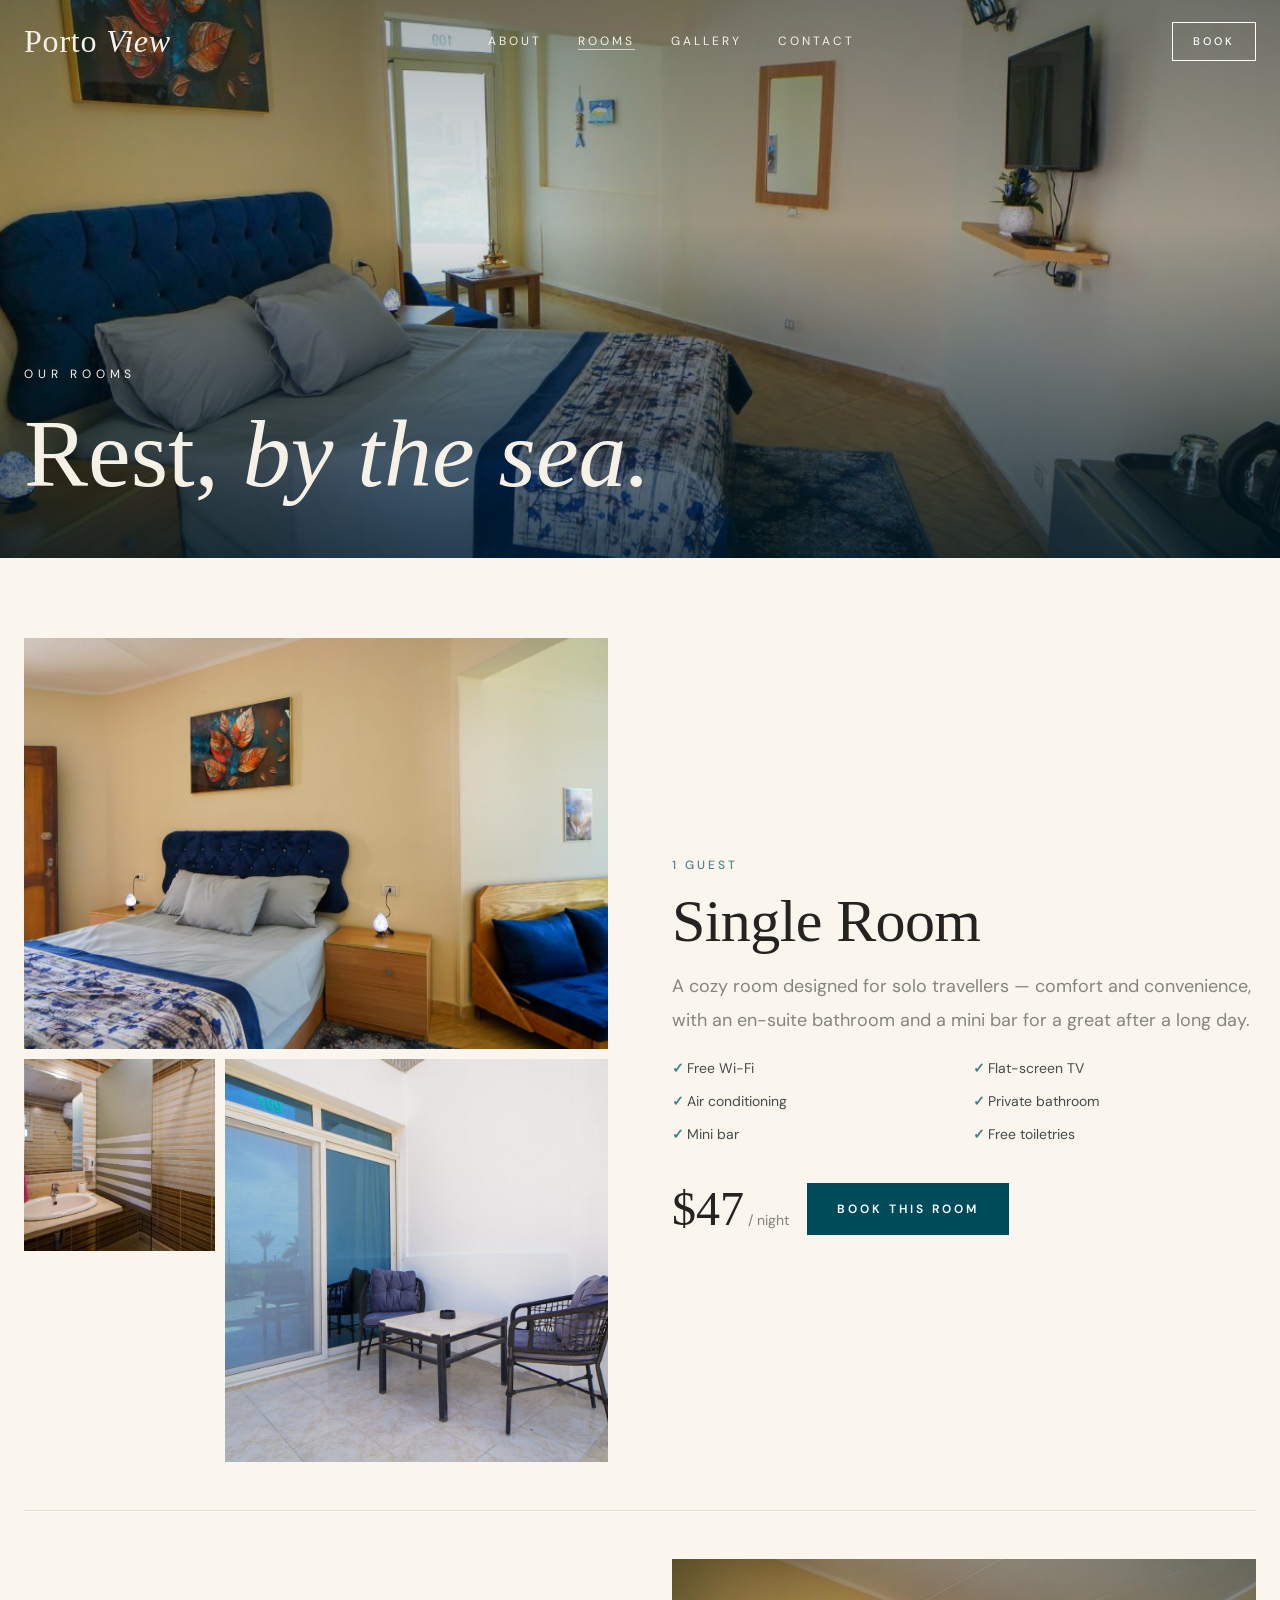
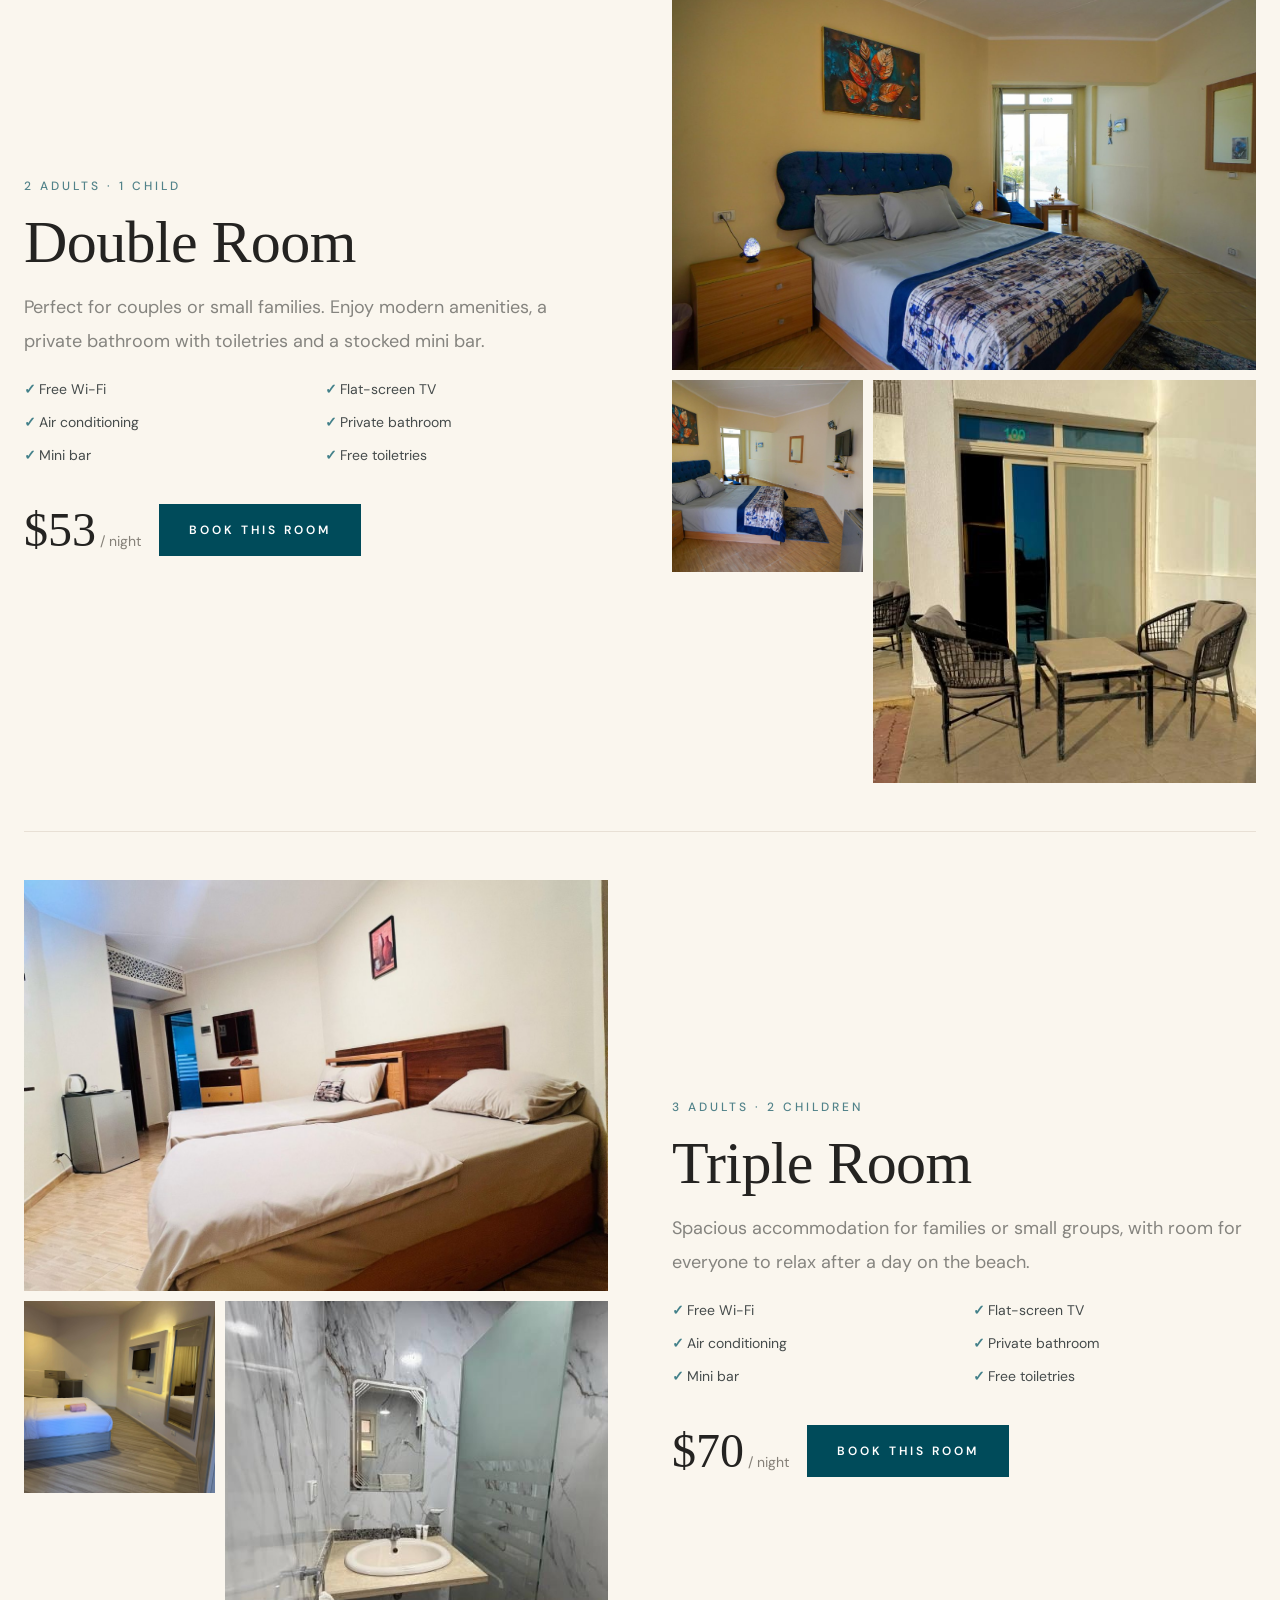
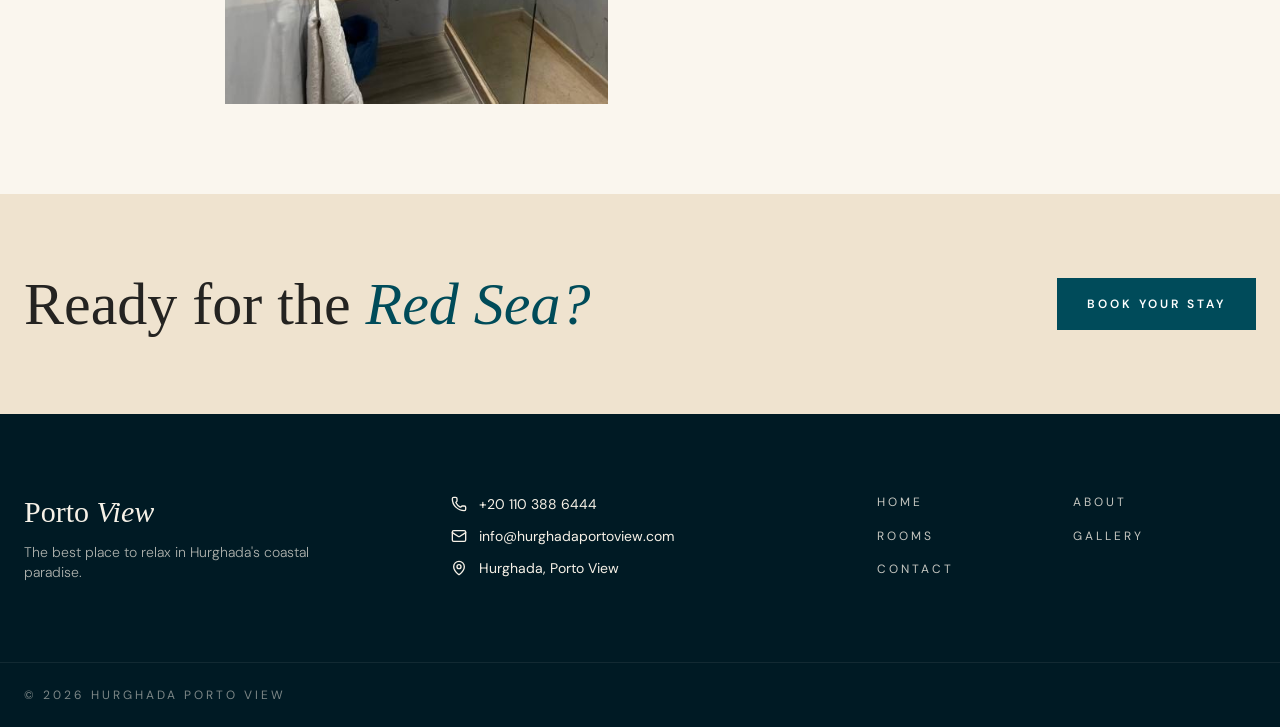
<file: rooms.html>
<!DOCTYPE html>
<!--
  Website designed and developed by Leo Pankratov.
  GitHub: https://github.com/leopankrattdev
  Behance: https://www.behance.net/c41cf120
-->
<html lang="en">
<head>
  <meta charset="UTF-8">
  <meta name="viewport" content="width=device-width, initial-scale=1.0">
  <meta name="description" content="Explore rooms at Hurghada Porto View and find your perfect stay by the Red Sea.">
  <title>Our Rooms | Hurghada Porto View</title>
  <link rel="stylesheet" href="style.css">
  <link rel="preconnect" href="https://fonts.googleapis.com">
  <link rel="preconnect" href="https://fonts.gstatic.com" crossorigin>
  <link href="https://fonts.googleapis.com/css2?family=DM+Sans:wght@400;500;600;700&family=Playfair+Display:ital,wght@0,400;0,500;1,400&display=swap" rel="stylesheet">
</head>
<body>

  <!-- Header -->
  <header class="absolute inset-x-0 top-0 z-30 text-deep-foreground">
    <div class="mx-auto flex max-w-7xl items-center justify-between px-6 py-5">
      <a class="flex items-center gap-3" href="index.html">
        <span class="font-display text-2xl tracking-wide">
          Porto <em>View</em>
        </span>
      </a>
      
      <nav class="hidden gap-9 text-xs uppercase tracking-[0.25em] md:flex">
        <a class="hover:text-accent transition-colors" href="about.html">About</a>
        <a class="text-accent border-b border-accent pb-0.5" href="rooms.html">Rooms</a>
        <a class="hover:text-accent transition-colors" href="gallery.html">Gallery</a>
        <a class="hover:text-accent transition-colors" href="contact.html">Contact</a>
      </nav>
      
      <div class="flex items-center gap-3">
          <!-- Кнопка открытия бронирования -->
<button type="button" class="booking-open booking-open2">
  Book
</button>
        
      <!-- Кнопка мобильного меню (бургер) -->
        <button id="mobileMenuBtn" aria-label="Menu" class="md:hidden text-deep-foreground p-1 focus:outline-none">
          <svg id="menuIcon" xmlns="http://www.w3.org/2000/svg" width="24" height="24" viewBox="0 0 24 24" fill="none" stroke="currentColor" stroke-width="2" stroke-linecap="round" stroke-linejoin="round">
            <path d="M4 5h16"></path>
            <path d="M4 12h16"></path>
            <path d="M4 19h16"></path>
          </svg>
        </button>
      </div>
    </div>

    <!-- Мобильное выпадающее меню -->
    <div id="mobileMenu" class="hidden absolute top-full left-0 w-full bg-[#07111E] text-white border-t border-white/10 px-6 py-8 flex flex-col gap-6 text-xs uppercase tracking-[0.25em] shadow-xl md:hidden">
      <a href="index.html" class="hover:text-[#C88A48] transition-colors">Home</a>
      <a href="about.html" class="hover:text-[#C88A48] transition-colors">About</a>
      <a href="rooms.html" class="text-[#C88A48]">Rooms</a>
      <a href="gallery.html" class="hover:text-[#C88A48] transition-colors">Gallery</a>
      <a href="contact.html" class="hover:text-[#C88A48] transition-colors">Contact</a>
    </div>
  </header>

<main>
 <section class="relative h-[62vh] min-h-[440px] overflow-hidden">
  <img alt="" class="absolute inset-0 h-full w-full object-cover" src="./uploads/double-room-2.jpg">
  <div class="absolute inset-0 bg-veil"></div>
  <div class="relative z-10 mx-auto flex h-full max-w-7xl flex-col justify-end px-6 pb-14 text-deep-foreground">
     <p class="rise mb-6 text-xs uppercase tracking-[0.4em]">Our rooms</p>
    <h1 class="rise font-display text-5xl leading-none md:text-8xl">Rest, <em>by the sea.</em></h1>
  </div>
</section>

  <section class="rooms-section page-container" id="rooms">

    <!-- SINGLE ROOM -->
    <article class="room-row">
      <div class="room-gallery gallery-single" id="Single">
        <img class="room-main-image"
             src="./uploads/single-room.jpg"
             alt="Comfortable single hotel room">

        <img class="room-small-image"
             src="./uploads/bathroom-single.jpg"
             alt="Modern bathroom">

        <img class="room-bottom-image"
             src="./uploads/terrace.jpg"
             alt="Hotel terrace and outdoor seating">
      </div>

      <div class="room-info">
        <span class="room-capacity">1 GUEST</span>
        <h2>Single Room</h2>
        <p class="room-description">
          A cozy room designed for solo travellers — comfort and
          convenience, with an en-suite bathroom and a mini bar
          for a great after a long day.
        </p>

        <ul class="amenities">
          <li>Free Wi-Fi</li>
          <li>Flat-screen TV</li>
          <li>Air conditioning</li>
          <li>Private bathroom</li>
          <li>Mini bar</li>
          <li>Free toiletries</li>
        </ul>

        <div class="room-booking">
          <div class="room-price"><span>$47</span> / night</div>
          <!-- Кнопка открытия бронирования -->
<button type="button" class="booking-open">
  Book this room
</button>
        </div>
      </div>
    </article>

    <!-- DOUBLE ROOM -->
    <article class="room-row room-row-reverse">
      <div class="room-gallery gallery-double" id="Double">
        <img class="room-main-image"
             src="./uploads/double-room4.jpg"
             alt="Double room with a comfortable bed">

        <img class="room-small-image"
             src="./uploads/double-room5.jpg"
             alt="Double room interior">

        <img class="room-bottom-image"
             src="./uploads/terrace-double.jpg"
             alt="Outdoor terrace">
      </div>

      <div class="room-info">
        <span class="room-capacity">2 ADULTS · 1 CHILD</span>
        <h2>Double Room</h2>
        <p class="room-description">
          Perfect for couples or small families. Enjoy modern
          amenities, a private bathroom with toiletries and
          a stocked mini bar.
        </p>

        <ul class="amenities">
          <li>Free Wi-Fi</li>
          <li>Flat-screen TV</li>
          <li>Air conditioning</li>
          <li>Private bathroom</li>
          <li>Mini bar</li>
          <li>Free toiletries</li>
        </ul>

        <div class="room-booking">
          <div class="room-price"><span>$53</span> / night</div>
          <!-- Кнопка открытия бронирования -->
<button type="button" class="booking-open">
  Book this room
</button>
        </div>
      </div>
    </article>

    <!-- TRIPLE ROOM -->
    <article class="room-row">
      <div class="room-gallery gallery-triple" id="Triple">
        <img class="room-main-image"
             src="./uploads/triple-room1.jpg"
             alt="Spacious triple room">

        <img class="room-small-image"
             src="./uploads/triple-room2.jpg"
             alt="Room interior">

        <img class="room-bottom-image"
             src="./uploads/bathroom-triple.jpg"
             alt="Bathroom with modern finishes">
      </div>

      <div class="room-info">
        <span class="room-capacity">3 ADULTS · 2 CHILDREN</span>
        <h2>Triple Room</h2>
        <p class="room-description">
          Spacious accommodation for families or small groups,
          with room for everyone to relax after a day on the beach.
        </p>

        <ul class="amenities">
          <li>Free Wi-Fi</li>
          <li>Flat-screen TV</li>
          <li>Air conditioning</li>
          <li>Private bathroom</li>
          <li>Mini bar</li>
          <li>Free toiletries</li>
        </ul>

        <div class="room-booking">
          <div class="room-price"><span>$70</span> / night</div>
          <!-- Кнопка открытия бронирования -->
<button type="button" class="booking-open">
  Book this room
</button>
        </div>
      </div>
    </article>

  </section>

    <!-- Banner CTA -->
    <section class="bg-secondary">
      <div class="mx-auto flex max-w-7xl flex-col items-start justify-between gap-8 px-6 py-20 md:flex-row md:items-center">
        <h2 class="font-display text-4xl md:text-6xl">
          Ready for the <em class="text-primary">Red Sea?</em>
        </h2>
  <!-- Кнопка открытия бронирования -->
<button type="button" class="booking-open">
  Book your stay
</button>

      </div>
    </section>
  </main>

   <!-- Footer -->
  <footer id="contact" class="bg-deep text-deep-foreground">
    <div class="mx-auto grid max-w-7xl gap-12 px-6 py-20 md:grid-cols-3">
      <div>
        <p class="font-display text-3xl">
          Porto <em>View</em>
        </p>
        <p class="mt-3 max-w-xs text-sm font-light opacity-70">The best place to relax in Hurghada's coastal paradise.</p>
      </div>

      <div class="flex flex-col gap-3 text-sm">
        <a href="tel:+201103886444" class="flex items-center gap-3 hover:text-accent transition-colors">
          <svg xmlns="http://www.w3.org/2000/svg" width="24" height="24" viewBox="0 0 24 24" fill="none" stroke="currentColor" stroke-width="2" stroke-linecap="round" stroke-linejoin="round" class="lucide lucide-phone h-4 w-4">
            <path d="M13.832 16.568a1 1 0 0 0 1.213-.303l.355-.465A2 2 0 0 1 17 15h3a2 2 0 0 1 2 2v3a2 2 0 0 1-2 2A18 18 0 0 1 2 4a2 2 0 0 1 2-2h3a2 2 0 0 1 2 2v3a2 2 0 0 1-.8 1.6l-.468.351a1 1 0 0 0-.292 1.233 14 14 0 0 0 6.392 6.384"></path>
          </svg>
          +20 110 388 6444
        </a>
        <a href="mailto:info@hurghadaportoview.com" class="flex items-center gap-3 hover:text-accent transition-colors">
          <svg xmlns="http://www.w3.org/2000/svg" width="24" height="24" viewBox="0 0 24 24" fill="none" stroke="currentColor" stroke-width="2" stroke-linecap="round" stroke-linejoin="round" class="lucide lucide-mail h-4 w-4">
            <path d="m22 7-8.991 5.727a2 2 0 0 1-2.009 0L2 7"></path>
            <rect x="2" y="4" width="20" height="16" rx="2"></rect>
          </svg>
          info@hurghadaportoview.com
        </a>
        <a href="https://www.google.com/maps/place/Hurghada+Porto+View/@27.1845626,33.8300817,17z" target="_blank" rel="noreferrer" class="flex items-center gap-3 hover:text-accent transition-colors">
          <svg xmlns="http://www.w3.org/2000/svg" width="24" height="24" viewBox="0 0 24 24" fill="none" stroke="currentColor" stroke-width="2" stroke-linecap="round" stroke-linejoin="round" class="lucide lucide-map-pin h-4 w-4">
            <path d="M20 10c0 4.993-5.539 10.193-7.399 11.799a1 1 0 0 1-1.202 0C9.539 20.193 4 14.993 4 10a8 8 0 0 1 16 0"></path>
            <circle cx="12" cy="10" r="3"></circle>
          </svg>
          Hurghada, Porto View
        </a>
      </div>

      <nav class="grid grid-cols-2 gap-3 text-xs uppercase tracking-[0.25em] opacity-80">
        <a class="hover:text-accent transition-colors" href="./index.html">Home</a>
        <a class="hover:text-accent transition-colors" href="./about.html">About</a>
        <a class="hover:text-accent transition-colors" href="./rooms.html">Rooms</a>
        <a class="hover:text-accent transition-colors" href="./gallery.html">Gallery</a>
        <a class="hover:text-accent transition-colors" href="./contact.html">Contact</a>
      </nav>
    </div>

    <div class="mx-auto max-w-7xl border-t border-deep-foreground/15 px-6 py-6 text-xs uppercase tracking-[0.25em] opacity-50">
      © 2026 Hurghada Porto View
    </div>
  </footer>


<!-- Попап бронирования -->
<div class="booking-modal" id="bookingModal"
     aria-hidden="true">
  <div class="booking-overlay" data-booking-close></div>

  <section class="booking-dialog"
           role="dialog"
           aria-modal="true"
           aria-labelledby="bookingTitle">

    <button class="booking-close" type="button"
            aria-label="Закрыть окно"
            data-booking-close>×</button>

    
<div class="booking-eyebrow">HURGHADA · PORTO VIEW</div>

<h2 id="bookingTitle">Book Your Stay</h2>

<p class="booking-description">
  Select your travel dates and room preferences.
  We’ll check availability and get back to you.
</p>

<form id="bookingForm" class="booking-form">
  <div class="booking-field">
    <label for="bookingCheckin">Check-in</label>
    <input type="date" id="bookingCheckin" required>
  </div>

  <div class="booking-field">
    <label for="bookingCheckout">Check-out</label>
    <input type="date" id="bookingCheckout" required>
  </div>

  <div class="booking-field booking-field-full">
    <label for="bookingRoom">Room Type</label>
    <select id="bookingRoom" required>
      <option value="">Select a room type</option>
      <option>Standard</option>
      <option>Deluxe</option>
      <option>Suite</option>
      <option>Not sure yet</option>
    </select>
  </div>

  <div class="booking-field">
    <label for="bookingRooms">Number of Rooms</label>
    <select id="bookingRooms">
      <option selected>1</option>
      <option>2</option>
      <option>3</option>
      <option>4</option>
    </select>
  </div>

  <div class="booking-field">
    <label for="bookingAdults">Adults</label>
    <select id="bookingAdults">
      <option>1</option>
      <option selected>2</option>
      <option>3</option>
      <option>4</option>
      <option>5</option>
      <option>6</option>
    </select>
  </div>

  <div class="booking-field booking-field-full">
    <label for="bookingChildren">Children</label>
    <select id="bookingChildren">
      <option value="0">No children</option>
      <option>1</option>
      <option>2</option>
      <option>3</option>
      <option>4</option>
    </select>
  </div>

  <button class="booking-submit" type="submit">
    Check Availability
    <span aria-hidden="true">→</span>
  </button>

  <p class="booking-note">
    Your request will open in WhatsApp. Your reservation is subject
    to availability confirmation.
  </p>
</form>

  </section>
</div>

<script>
(() => {
  const modal = document.getElementById('bookingModal');
  const openButtons = document.querySelectorAll('.booking-open');
  const form = document.getElementById('bookingForm');
  const checkin = document.getElementById('bookingCheckin');
  const checkout = document.getElementById('bookingCheckout');

  if (!modal || !openButtons.length || !form) return;

  const today = new Date();
  const localDate = new Date(
    today.getTime() - today.getTimezoneOffset() * 60000
  ).toISOString().slice(0, 10);

  checkin.min = localDate;
  checkout.min = localDate;

  checkin.addEventListener('change', () => {
    checkout.min = checkin.value || localDate;

    if (checkout.value && checkout.value <= checkin.value) {
      checkout.value = '';
    }
  });
let lastActiveButton = null;

  function openModal() {
    lastActiveButton = document.activeElement;
    modal.classList.add('is-open');
    modal.setAttribute('aria-hidden', 'false');
    document.body.classList.add('booking-modal-active');
    modal.querySelector('.booking-close').focus();
  }

  function closeModal() {
    modal.classList.remove('is-open');
    modal.setAttribute('aria-hidden', 'true');
    document.body.classList.remove('booking-modal-active');
    if (lastActiveButton) lastActiveButton.focus();
  }

  openButtons.forEach(button => {
  button.addEventListener('click', openModal);
});

  modal.querySelectorAll('[data-booking-close]').forEach(button => {
    button.addEventListener('click', closeModal);
  });

  document.addEventListener('keydown', event => {
    if (event.key === 'Escape' && modal.classList.contains('is-open')) {
      closeModal();
    }
  });

  form.addEventListener('submit', event => {
    event.preventDefault();

    if (checkout.value <= checkin.value) {
      checkout.setCustomValidity('Дата выезда должна быть позже даты заезда.');
      checkout.reportValidity();
      checkout.setCustomValidity('');
      return;
    }

    const message = [
      'Hello! I would like to check room availability.',
      'Check-in: ' + checkin.value,
      'Check-out: ' + checkout.value,
      'Room type: ' + document.getElementById('bookingRoom').value,
      'Rooms: ' + document.getElementById('bookingRooms').value,
      'Adults: ' + document.getElementById('bookingAdults').value,
      'Children: ' + document.getElementById('bookingChildren').value
    ].join('\n');

    // Используется номер WhatsApp из предыдущей версии.
    const whatsappUrl =
      'https://wa.me/201103886444?text=' + encodeURIComponent(message);

    window.open(whatsappUrl, '_blank', 'noopener,noreferrer');
  });
})();
</script>
<!-- Скрипт для работы мобильного бургер-меню -->
  <script>
    const mobileMenuBtn = document.getElementById('mobileMenuBtn');
    const mobileMenu = document.getElementById('mobileMenu');

    if (mobileMenuBtn && mobileMenu) {
      mobileMenuBtn.addEventListener('click', () => {
        mobileMenu.classList.toggle('hidden');
      });

      // Закрывать меню при клике на любую ссылку внутри него
      mobileMenu.querySelectorAll('a').forEach(link => {
        link.addEventListener('click', () => {
          mobileMenu.classList.add('hidden');
        });
      });
    }
  </script>
</body>
</html>
</file>
